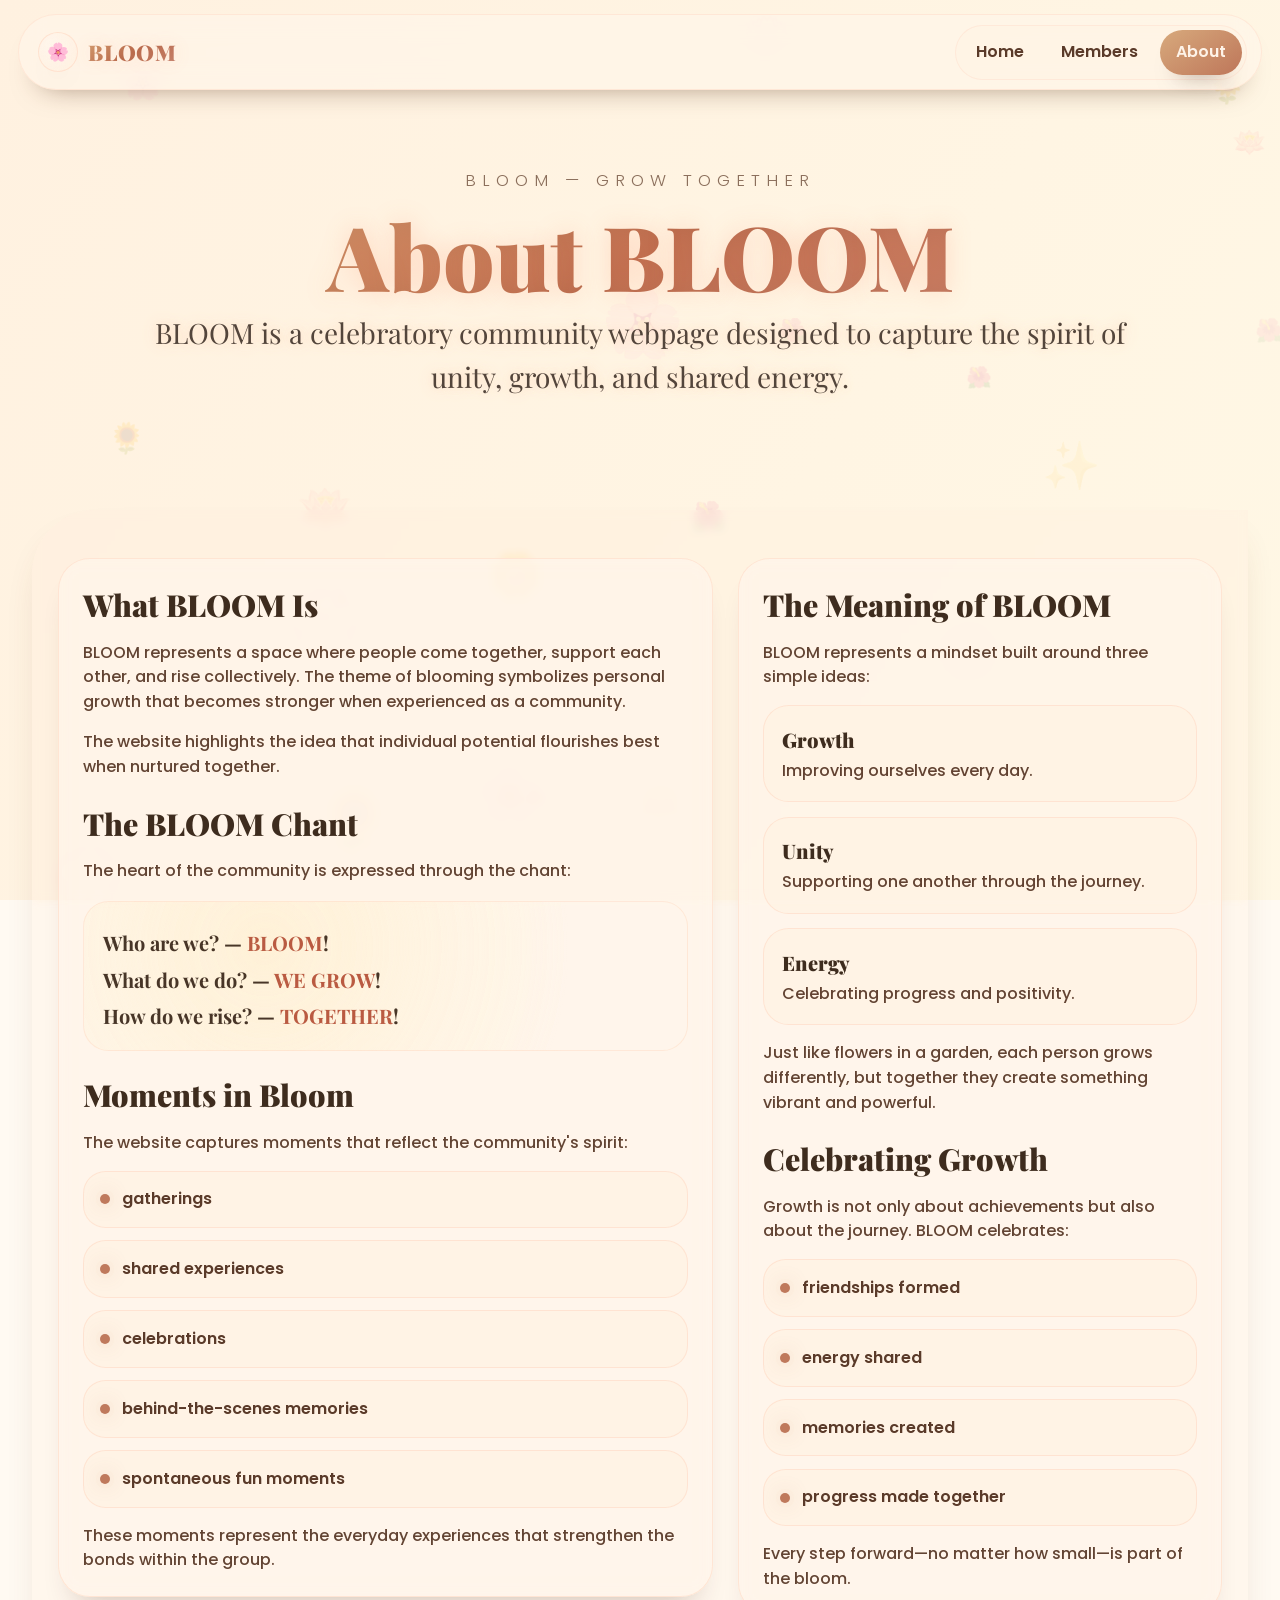
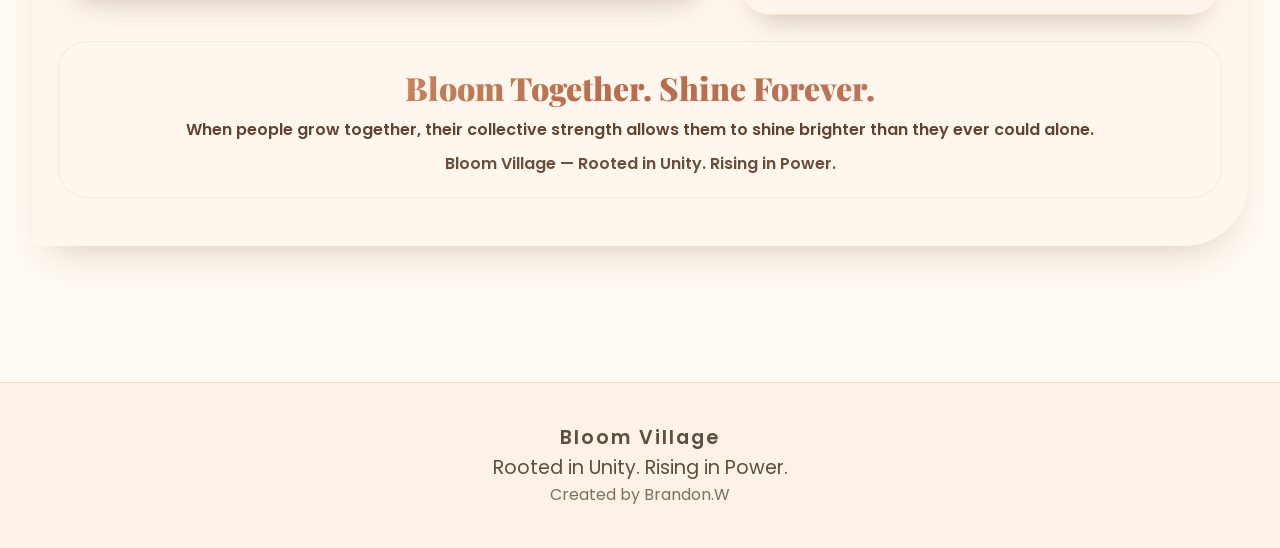
<file: about.html>
<!doctype html>
<html lang="en" id="top">
  <head>
    <meta charset="UTF-8" />
    <meta name="viewport" content="width=device-width, initial-scale=1.0" />
    <meta name="description" content="About BLOOM — unity, growth, and shared energy." />
    <title>BLOOM · about</title>

    <link rel="preconnect" href="https://fonts.googleapis.com" />
    <link rel="preconnect" href="https://fonts.gstatic.com" crossorigin />
    <link
      href="https://fonts.googleapis.com/css2?family=Playfair+Display:wght@400;700;900&family=Poppins:wght@300;400;500;600&display=swap"
      rel="stylesheet"
    />
    <link rel="icon" type="image/png" href="assets/images/favicon.png" />
    <link rel="stylesheet" href="style.css" />
  </head>

  <body>
    <a class="skip-link" href="#main">Skip to content</a>

    <div class="gradient-bg"></div>
    <div class="petal-container" id="petalContainer"></div>

    <header class="site-header">
      <nav class="nav" aria-label="Primary">
        <a class="brand" href="index.html" aria-label="BLOOM home">
          <span class="brand-mark" aria-hidden="true">🌸</span>
          <span class="brand-name">BLOOM</span>
        </a>

        <button
          class="nav-toggle"
          id="navToggle"
          type="button"
          aria-expanded="false"
          aria-controls="navDrawer"
        >
          ☰ <span style="font-weight: 700">Menu</span>
        </button>

        <div class="nav-links" aria-label="Primary links">
          <a class="nav-link" href="index.html">Home</a>
          <a class="nav-link" href="members.html">Members</a>
          <a class="nav-link is-active" href="about.html">About</a>
        </div>
      </nav>

      <div class="nav-drawer" id="navDrawer" aria-label="Mobile menu">
        <a href="index.html">Home</a>
        <a href="members.html">Members</a>
        <a class="is-active" href="about.html">About</a>
      </div>
    </header>

    <div class="content">
      <main id="main">
        <section class="page-hero">
          <div class="small-label">BLOOM — Grow Together</div>
          <h1 class="page-title">About BLOOM</h1>
          <p class="page-subtitle">
            BLOOM is a celebratory community webpage designed to capture the spirit of unity,
            growth, and shared energy.
          </p>
        </section>

        <section>
          <div class="about-wrap">
            <div class="about-grid">
              <article class="card">
                <h2>What BLOOM Is</h2>
                <p>
                  BLOOM represents a space where people come together, support each other, and rise
                  collectively. The theme of blooming symbolizes personal growth that becomes
                  stronger when experienced as a community.
                </p>
                <p>
                  The website highlights the idea that individual potential flourishes best when
                  nurtured together.
                </p>

                <h2 style="margin-top: 1.25rem">The BLOOM Chant</h2>
                <p>The heart of the community is expressed through the chant:</p>

                <div class="chant" aria-label="BLOOM chant">
                  <p>Who are we? — <span class="highlight">BLOOM</span>!</p>
                  <p>What do we do? — <span class="highlight">WE GROW</span>!</p>
                  <p>How do we rise? — <span class="highlight">TOGETHER</span>!</p>
                </div>

                <h2 style="margin-top: 1.25rem">Moments in Bloom</h2>
                <p>The website captures moments that reflect the community's spirit:</p>

                <div class="moments" aria-label="Moments in Bloom list">
                  <div class="moment"><span class="dot" aria-hidden="true"></span> gatherings</div>
                  <div class="moment">
                    <span class="dot" aria-hidden="true"></span> shared experiences
                  </div>
                  <div class="moment">
                    <span class="dot" aria-hidden="true"></span> celebrations
                  </div>
                  <div class="moment">
                    <span class="dot" aria-hidden="true"></span> behind-the-scenes memories
                  </div>
                  <div class="moment">
                    <span class="dot" aria-hidden="true"></span> spontaneous fun moments
                  </div>
                </div>

                <p style="margin-top: 1rem">
                  These moments represent the everyday experiences that strengthen the bonds within
                  the group.
                </p>
              </article>

              <aside class="card">
                <h2>The Meaning of BLOOM</h2>
                <p>BLOOM represents a mindset built around three simple ideas:</p>

                <div class="pill-list" aria-label="BLOOM meaning list">
                  <div class="pill-item">
                    <strong>Growth</strong>
                    <span>Improving ourselves every day.</span>
                  </div>
                  <div class="pill-item">
                    <strong>Unity</strong>
                    <span>Supporting one another through the journey.</span>
                  </div>
                  <div class="pill-item">
                    <strong>Energy</strong>
                    <span>Celebrating progress and positivity.</span>
                  </div>
                </div>

                <p style="margin-top: 1rem">
                  Just like flowers in a garden, each person grows differently, but together they
                  create something vibrant and powerful.
                </p>

                <h2 style="margin-top: 1.25rem">Celebrating Growth</h2>
                <p>
                  Growth is not only about achievements but also about the journey. BLOOM
                  celebrates:
                </p>

                <div class="moments" aria-label="Celebrating Growth list">
                  <div class="moment">
                    <span class="dot" aria-hidden="true"></span> friendships formed
                  </div>
                  <div class="moment">
                    <span class="dot" aria-hidden="true"></span> energy shared
                  </div>
                  <div class="moment">
                    <span class="dot" aria-hidden="true"></span> memories created
                  </div>
                  <div class="moment">
                    <span class="dot" aria-hidden="true"></span> progress made together
                  </div>
                </div>

                <p style="margin-top: 1rem">
                  Every step forward—no matter how small—is part of the bloom.
                </p>
              </aside>
            </div>

            <div class="closing" aria-label="Closing message">
              <h3>Bloom Together. Shine Forever.</h3>
              <p>
                When people grow together, their collective strength allows them to shine brighter
                than they ever could alone.
              </p>
              <p style="margin-top: 0.55rem; opacity: 0.9">
                Bloom Village — Rooted in Unity. Rising in Power.
              </p>
            </div>
          </div>
        </section>

        <footer>
          <p>Bloom Village</p>
          <p>Rooted in Unity. Rising in Power.</p>
          <p>Created by Brandon.W</p>
        </footer>
      </main>
    </div>

    <script src="script.js"></script>
  </body>
</html>
</file>
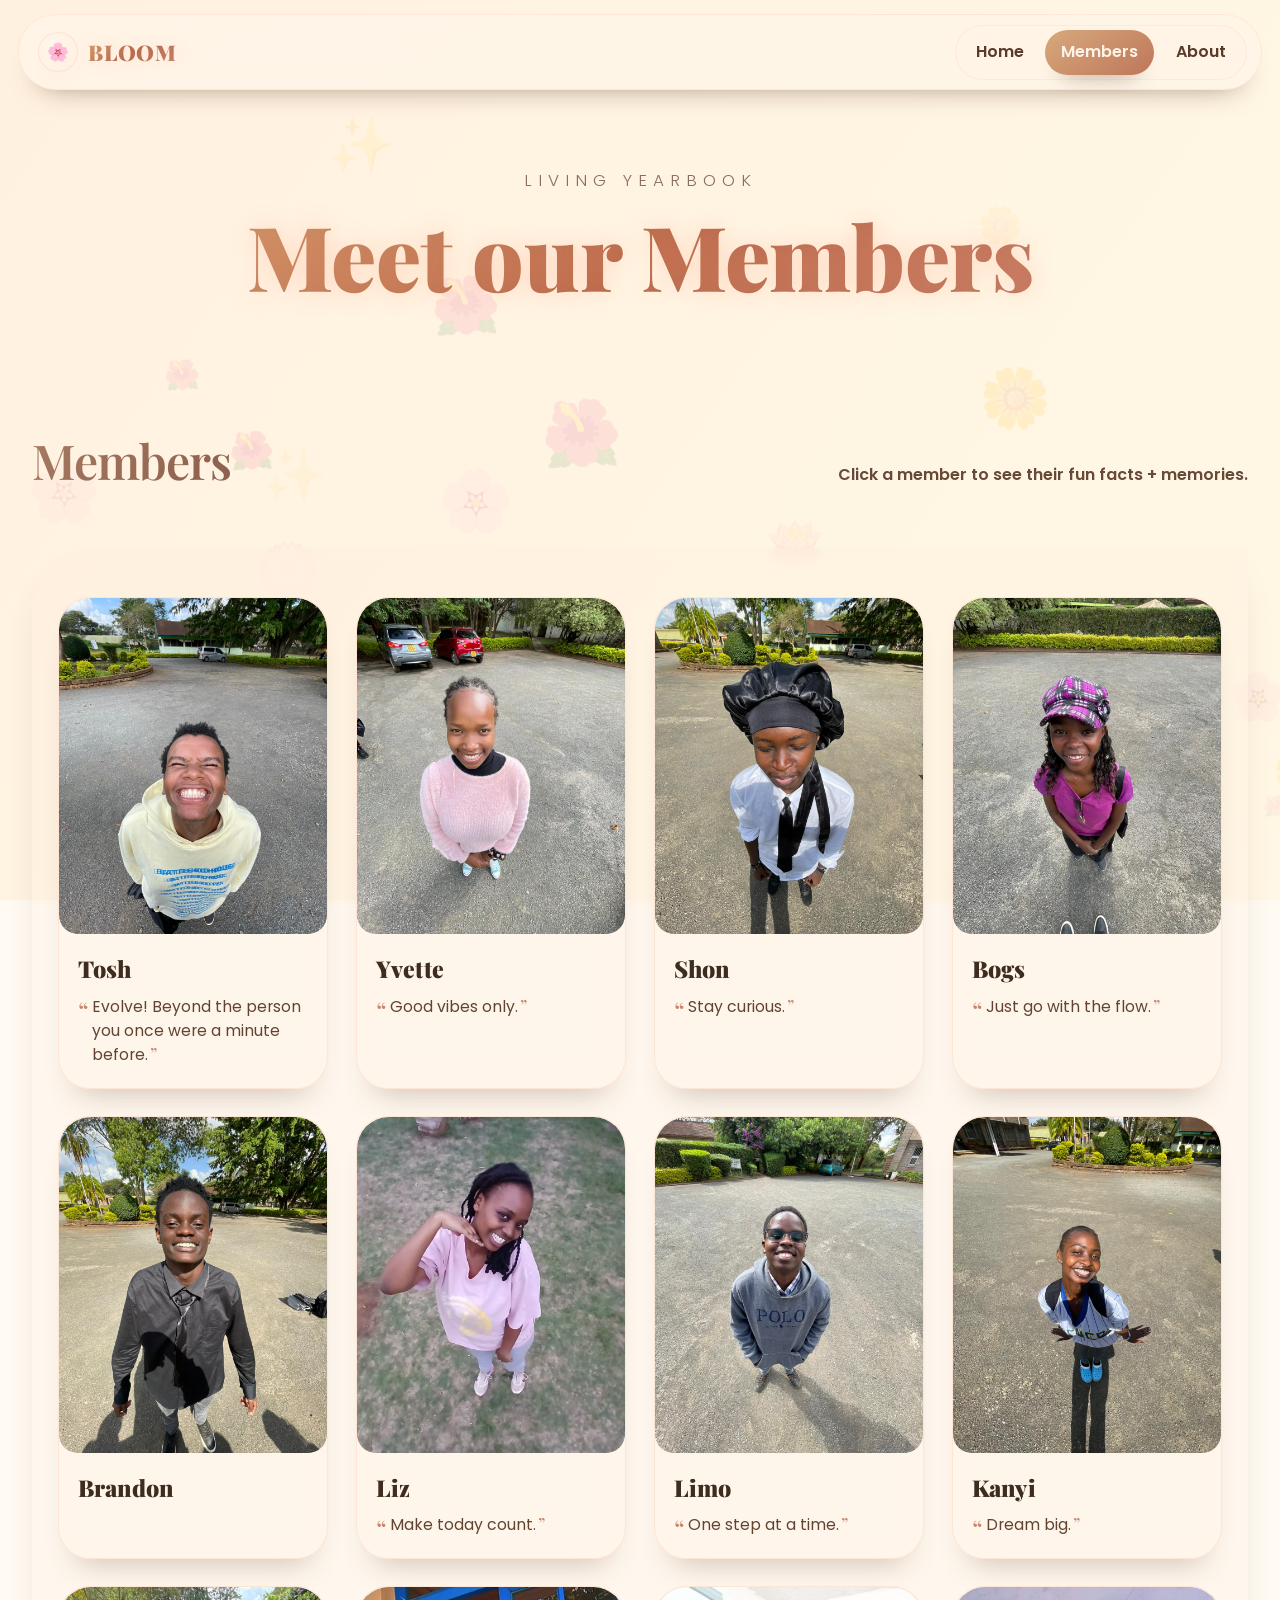
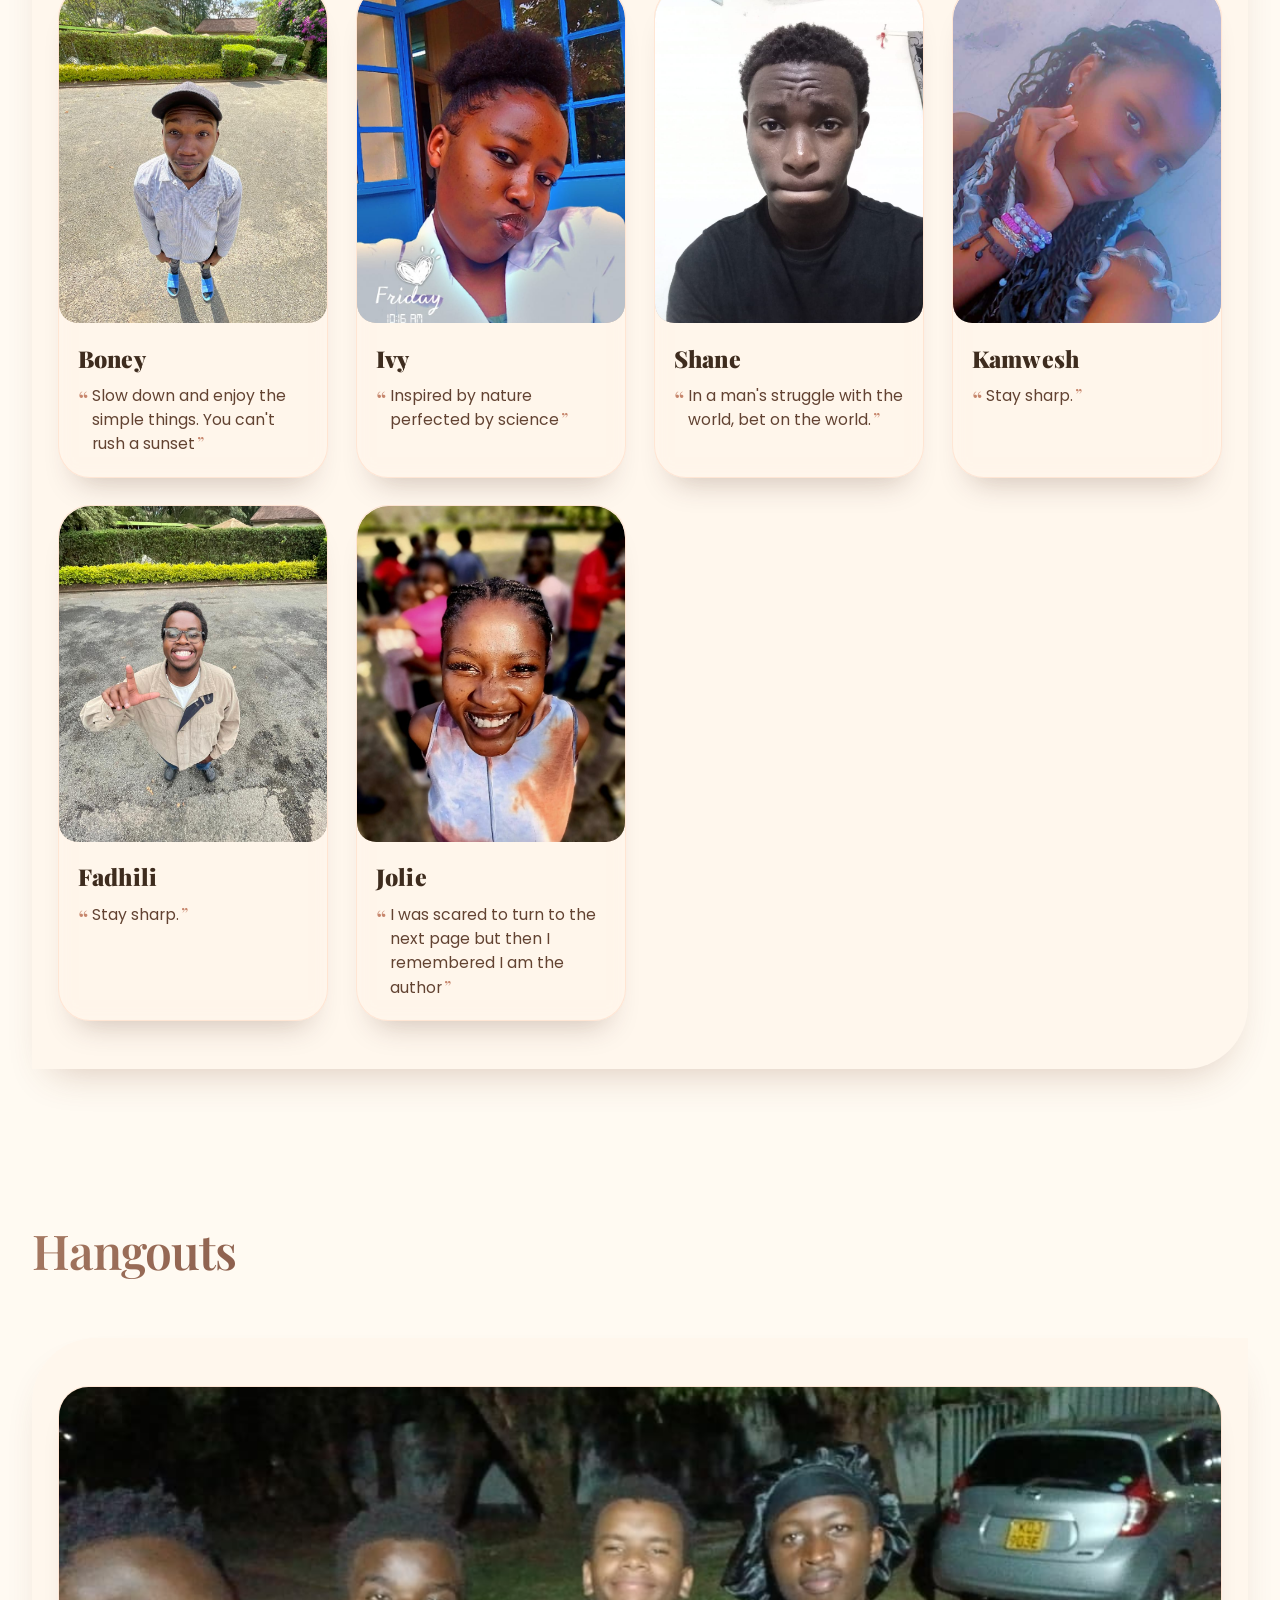
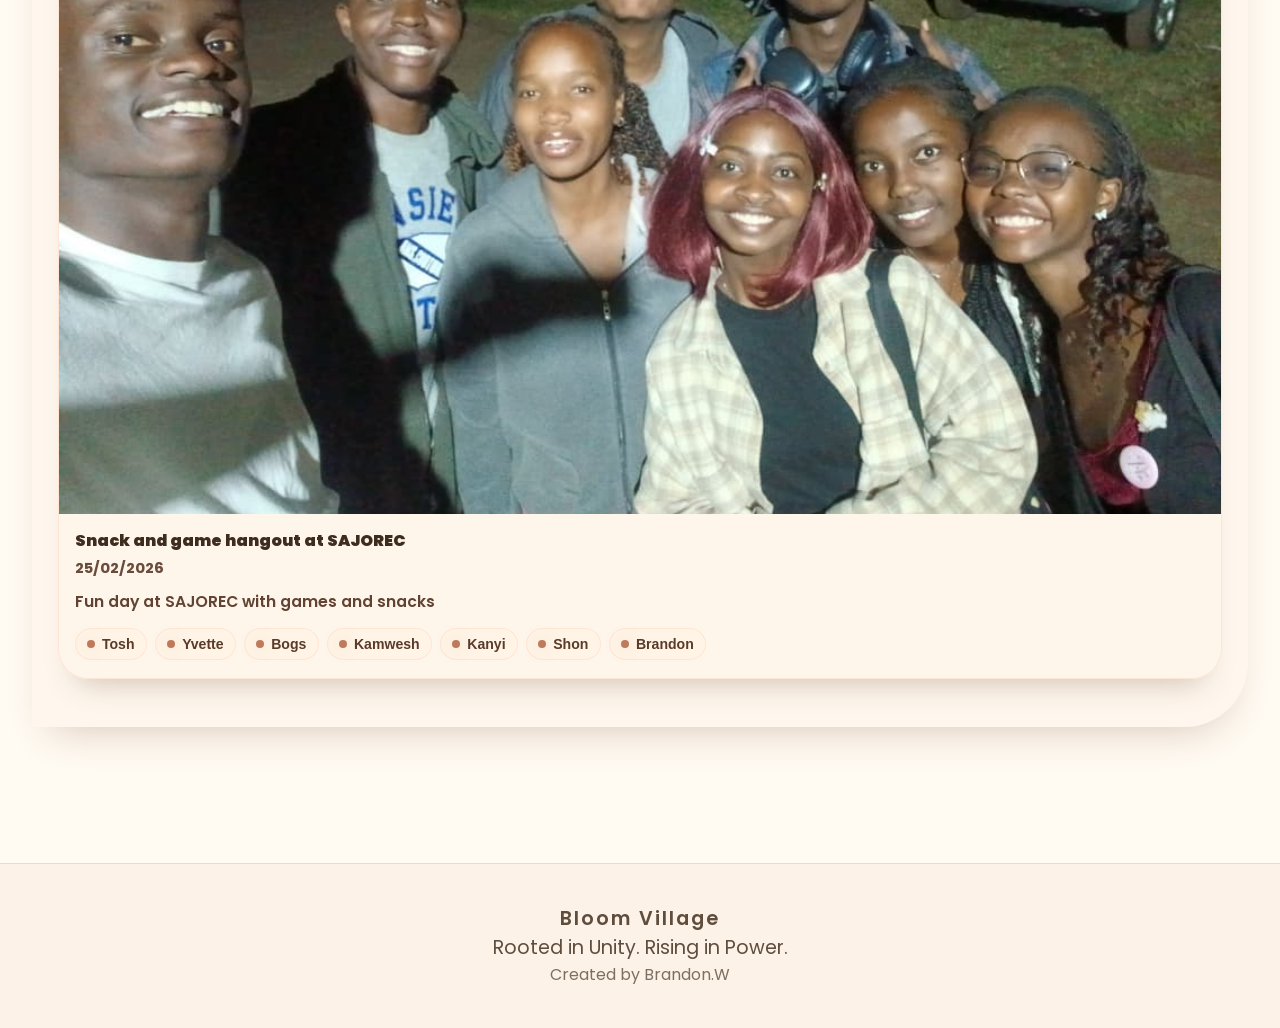
<file: members.html>
<!doctype html>
<html lang="en" id="top">
  <head>
    <meta charset="UTF-8" />
    <meta name="viewport" content="width=device-width, initial-scale=1.0" />
    <meta
      name="description"
      content="BLOOM Members — a living yearbook where hangouts create memories, and profiles collect them."
    />
    <title>BLOOM · members</title>

    <link rel="preconnect" href="https://fonts.googleapis.com" />
    <link rel="preconnect" href="https://fonts.gstatic.com" crossorigin />
    <link
      href="https://fonts.googleapis.com/css2?family=Playfair+Display:wght@400;700;900&family=Poppins:wght@300;400;500;600&display=swap"
      rel="stylesheet"
    />
    <link rel="icon" type="image/png" href="assets/images/favicon.png" />
    <link rel="stylesheet" href="style.css" />
  </head>

  <body>
    <a class="skip-link" href="#main">Skip to content</a>

    <div class="gradient-bg"></div>
    <div class="petal-container" id="petalContainer"></div>

    <header class="site-header">
      <nav class="nav" aria-label="Primary">
        <a class="brand" href="index.html" aria-label="BLOOM home">
          <span class="brand-mark" aria-hidden="true">🌸</span>
          <span class="brand-name">BLOOM</span>
        </a>

        <button
          class="nav-toggle"
          id="navToggle"
          type="button"
          aria-expanded="false"
          aria-controls="navDrawer"
        >
          ☰ <span style="font-weight: 700">Menu</span>
        </button>

        <div class="nav-links" aria-label="Primary links">
          <a class="nav-link" href="index.html">Home</a>
          <a class="nav-link is-active" href="members.html">Members</a>
          <a class="nav-link" href="about.html">About</a>
        </div>
      </nav>

      <div class="nav-drawer" id="navDrawer" aria-label="Mobile menu">
        <a href="index.html">Home</a>
        <a class="is-active" href="members.html">Members</a>
        <a href="about.html">About</a>
      </div>
    </header>

    <div class="content">
      <main id="main">
        <section class="page-hero">
          <div class="small-label">LIVING YEARBOOK</div>
          <h1 class="page-title">Meet our Members</h1>
        </section>

        <section>
          <div class="section-head">
            <h2 class="section-title">Members</h2>
            <p class="section-note">Click a member to see their fun facts + memories.</p>
          </div>
          <div class="wrap">
            <div class="yearbook-grid" id="yearbookGrid" aria-label="Members yearbook grid"></div>
          </div>
        </section>

        <section>
          <div class="section-head">
            <h2 class="section-title">Hangouts</h2>
          </div>
          <div class="wrap">
            <div class="hangouts-grid" id="hangoutsGrid" aria-label="Hangouts grid"></div>
          </div>
        </section>

        <footer>
          <p>Bloom Village</p>
          <p>Rooted in Unity. Rising in Power.</p>
          <p>Created by Brandon.W</p>
        </footer>
      </main>
    </div>

    <!-- Member Profile Modal -->
    <div class="modal" id="profileModal" aria-hidden="true">
      <div class="modal-inner" role="dialog" aria-modal="true" aria-label="Member profile">
        <button class="modal-close" id="profileClose" type="button" aria-label="Close profile">
          ×
        </button>

        <div class="modal-body">
          <div class="profile-photo">
            <img id="profileImg" alt="" />
          </div>

          <aside class="profile-card">
            <div class="profile-name" id="profileName">Member</div>
            <div class="profile-quote" id="profileQuote"></div>
            <div class="facts" id="factsGrid" aria-label="Fun facts"></div>
          </aside>

          <section class="moments-section" aria-label="Memories derived from hangouts">
            <div class="moments-title">Memories</div>
            <div class="moments-sub" id="momentsSub">
              Memories from hangouts you were tagged in.
            </div>
            <div class="moments-strip" id="momentsStrip"></div>
          </section>
        </div>
      </div>
    </div>

    <!-- Hangout Modal -->
    <div class="hmodal" id="hangoutModal" aria-hidden="true">
      <div class="hmodal-inner" role="dialog" aria-modal="true" aria-label="Hangout details">
        <button class="hmodal-close" id="hangoutClose" type="button" aria-label="Close hangout">
          ×
        </button>

        <div class="hmodal-body">
          <div class="hmodal-head">
            <div class="hmodal-title" id="hangoutTitle">Hangout</div>
            <div class="hmodal-date" id="hangoutDate">—</div>
            <div class="hmodal-caption" id="hangoutCaption"></div>
          </div>

          <div class="hmodal-row">
            <div class="hphotos" aria-label="Hangout media">
              <div class="hstrip" id="hangoutPhotos"></div>
            </div>

            <div class="hpeople" aria-label="Tagged members">
              <h3>Tagged</h3>
              <div class="chips" id="hangoutPeople"></div>
            </div>
          </div>
        </div>
      </div>
    </div>

    <!-- Media Lightbox (Photo or Video) -->
    <div class="media-lightbox" id="mediaLightbox" aria-hidden="true">
      <div class="media-inner" role="dialog" aria-modal="true" aria-label="Media preview">
        <button class="media-close" id="mediaClose" type="button" aria-label="Close media">
          ×
        </button>
        <div class="media-view" id="mediaView"></div>
        <div class="media-cap" id="mediaCap"></div>
      </div>
    </div>

    <script src="script.js"></script>
  </body>
</html>
</file>
<file: style.css>
:root {
  --ink: #2e2a28;
  --ink-soft: #4a3b32;
  --brand-a: #d4a373;
  --brand-b: #b86b4d;
  --brand-c: #c4826e;
  --glass: rgba(255, 245, 235, 0.62);
  --stroke: rgba(255, 220, 200, 0.55);
  --shadow: 0 20px 35px -18px rgba(70, 40, 20, 0.35);
  --nav-h: 76px;
}

* {
  margin: 0;
  padding: 0;
  box-sizing: border-box;
}

html {
  scroll-behavior: smooth;
  overflow-x: hidden;
}

body {
  font-family: "Poppins", sans-serif;
  background: #fffaf2;
  color: var(--ink);
  line-height: 1.55;
  overflow-x: hidden;
  opacity: 0;
  animation: bodyFadeIn 1.2s cubic-bezier(0.23, 1, 0.32, 1) forwards;
}

@keyframes bodyFadeIn {
  to {
    opacity: 1;
  }
}

body.nav-open,
body.modal-open {
  overflow: hidden;
}

main {
  display: block;
}

section {
  max-width: 1300px;
  margin: 0 auto;
  padding: 4.5rem 2rem;
}

.content {
  position: relative;
  z-index: 5;
  padding-top: calc(var(--nav-h) + 2.2rem);
}

/* ---------- ACCESSIBILITY ---------- */
.skip-link {
  position: absolute;
  left: -999px;
  top: 10px;
  z-index: 10001;
  padding: 0.7rem 1rem;
  border-radius: 999px;
  background: rgba(255, 245, 235, 0.95);
  border: 1px solid rgba(255, 220, 200, 0.8);
  color: var(--ink);
  box-shadow: var(--shadow);
  text-decoration: none;
  font-weight: 600;
}

.skip-link:focus {
  left: 12px;
}

/* ---------- SHARED FOCUS ---------- */
.nav-link:focus-visible,
.nav-toggle:focus-visible,
.lightbox-close:focus-visible,
.celebration-close:focus-visible,
.celebration-action:focus-visible,
.celebration-secondary:focus-visible,
.play-overlay:focus-visible,
.member-card:focus-visible,
.hangout-card:focus-visible,
.modal-close:focus-visible,
.hmodal-close:focus-visible,
.moment-card:focus-visible,
.media-close:focus-visible {
  outline: 3px solid rgba(255, 170, 122, 0.95);
  outline-offset: 2px;
}

/* ---------- NAVBAR ---------- */
.site-header {
  position: fixed;
  top: 0;
  left: 0;
  right: 0;
  z-index: 9998;
  padding: 0.9rem 1.1rem;
  pointer-events: auto;
}

.nav {
  max-width: 1300px;
  margin: 0 auto;
  height: var(--nav-h);
  display: flex;
  align-items: center;
  justify-content: space-between;
  gap: 1rem;
  background: var(--glass);
  backdrop-filter: blur(12px);
  border: 1px solid var(--stroke);
  border-radius: 999px;
  padding: 0.65rem 0.9rem 0.65rem 1.2rem;
  box-shadow: 0 18px 28px -22px rgba(80, 45, 20, 0.55);
}

.brand {
  display: inline-flex;
  align-items: center;
  gap: 0.65rem;
  text-decoration: none;
  white-space: nowrap;
}

.brand-mark {
  width: 40px;
  height: 40px;
  border-radius: 999px;
  display: grid;
  place-items: center;
  background: radial-gradient(
    circle at 30% 30%,
    rgba(255, 245, 235, 0.9),
    rgba(255, 235, 215, 0.4)
  );
  border: 1px solid rgba(255, 220, 200, 0.75);
  box-shadow: 0 16px 22px -18px rgba(70, 35, 15, 0.5);
  font-size: 1.1rem;
}

.brand-name {
  font-family: "Playfair Display", serif;
  font-weight: 900;
  letter-spacing: 0.02em;
  font-size: 1.35rem;
  background: linear-gradient(145deg, var(--brand-a), var(--brand-b), var(--brand-c));
  -webkit-background-clip: text;
  background-clip: text;
  color: transparent;
  text-shadow: 0 0 18px rgba(255, 140, 100, 0.18);
}

.nav-links {
  display: flex;
  align-items: center;
  gap: 0.35rem;
  padding: 0.25rem;
  border-radius: 999px;
  background: rgba(255, 240, 225, 0.35);
  border: 1px solid rgba(255, 220, 200, 0.45);
}

.nav-link {
  text-decoration: none;
  color: #5a3a29;
  font-weight: 600;
  padding: 0.65rem 1rem;
  border-radius: 999px;
  transition:
    transform 0.25s ease,
    background 0.25s ease,
    box-shadow 0.25s ease;
  outline: none;
}

.nav-link:hover {
  transform: translateY(-1px);
  background: rgba(255, 240, 220, 0.75);
  box-shadow: 0 16px 20px -18px rgba(70, 35, 15, 0.55);
}

.nav-link.is-active {
  background: linear-gradient(145deg, rgba(212, 163, 115, 0.92), rgba(184, 107, 77, 0.92));
  color: rgba(255, 245, 235, 0.98);
  box-shadow: 0 16px 22px -18px rgba(50, 20, 10, 0.6);
}

.nav-toggle {
  display: none;
  border: 1px solid rgba(255, 220, 200, 0.65);
  background: rgba(255, 245, 235, 0.75);
  backdrop-filter: blur(10px);
  color: #5a3a29;
  border-radius: 999px;
  padding: 0.65rem 0.9rem;
  font-weight: 700;
  cursor: pointer;
  box-shadow: 0 16px 20px -18px rgba(70, 35, 15, 0.5);
}

.nav-drawer {
  display: none;
  position: fixed;
  top: calc(0.9rem + var(--nav-h) + 0.75rem);
  left: 1.1rem;
  right: 1.1rem;
  z-index: 9999;
  background: rgba(255, 245, 235, 0.88);
  backdrop-filter: blur(14px);
  border: 1px solid rgba(255, 220, 200, 0.7);
  border-radius: 1.5rem;
  box-shadow: 0 28px 45px -28px rgba(50, 25, 10, 0.6);
  padding: 0.6rem;
  pointer-events: auto;
}

.nav-drawer.open {
  display: block;
}

.nav-drawer a {
  display: block;
  padding: 0.9rem 1rem;
  border-radius: 1.1rem;
  color: #5a3a29;
  font-weight: 700;
  text-decoration: none;
}

.nav-drawer a:hover {
  background: rgba(255, 235, 215, 0.75);
}

.nav-drawer a.is-active {
  background: linear-gradient(145deg, rgba(212, 163, 115, 0.92), rgba(184, 107, 77, 0.92));
  color: rgba(255, 245, 235, 0.98);
}

/* ---------- BACKGROUND ---------- */
.gradient-bg {
  position: fixed;
  inset: 0;
  width: 100%;
  height: 100%;
  background: linear-gradient(125deg, #fff1e0 0%, #fff9e6 40%, #ffe6e9 80%, #fff1dd 100%);
  background-size: 300% 300%;
  animation: softGradientShift 16s ease infinite;
  z-index: -2;
  pointer-events: none;
}

@keyframes softGradientShift {
  0% {
    background-position: 0% 50%;
  }
  50% {
    background-position: 100% 50%;
  }
  100% {
    background-position: 0% 50%;
  }
}

.petal-container {
  position: fixed;
  inset: 0;
  width: 100%;
  height: 100%;
  pointer-events: none;
  z-index: -1;
  overflow: hidden;
  will-change: transform;
}

.petal {
  position: absolute;
  color: rgba(255, 200, 200, 0.25);
  font-size: clamp(1.2rem, 6vw, 3.5rem);
  user-select: none;
  animation: floatPetals 20s linear infinite;
  opacity: 0.5;
  transform-origin: center;
  will-change: transform, opacity;
}

@keyframes floatPetals {
  0% {
    transform: translateY(110vh) rotate(0deg) scale(0.8);
    opacity: 0.2;
  }
  50% {
    opacity: 0.5;
  }
  100% {
    transform: translateY(-20vh) rotate(360deg) scale(1.2);
    opacity: 0;
  }
}

/* ---------- SHARED TYPOGRAPHY / LAYOUT ---------- */
.small-label {
  font-size: 1.05rem;
  letter-spacing: 6px;
  text-transform: uppercase;
  color: #8b6f5c;
  font-weight: 300;
  margin-bottom: 0.9rem;
}

.section-title {
  font-size: 3rem;
  font-family: "Playfair Display", serif;
  font-weight: 600;
  margin-bottom: 2rem;
  letter-spacing: -0.02em;
  background: linear-gradient(135deg, #a87b64, #8b5e4c);
  -webkit-background-clip: text;
  background-clip: text;
  color: transparent;
}

.page-hero {
  padding-top: 3.5rem;
  padding-bottom: 2.5rem;
  text-align: center;
}

.page-title {
  font-family: "Playfair Display", serif;
  font-size: clamp(3rem, 7vw, 5.6rem);
  font-weight: 900;
  line-height: 1.05;
  background: linear-gradient(145deg, var(--brand-a), var(--brand-b), var(--brand-c));
  -webkit-background-clip: text;
  background-clip: text;
  color: transparent;
  text-shadow: 0 0 24px rgba(255, 140, 100, 0.25);
  margin-bottom: 0.6rem;
}

.page-subtitle {
  font-family: "Playfair Display", serif;
  font-size: clamp(1.15rem, 2.4vw, 1.75rem);
  font-weight: 400;
  color: var(--ink-soft);
  text-shadow:
    0 0 10px #ffe1c6,
    0 0 18px #ffdbc5;
  opacity: 0.95;
  max-width: 980px;
  margin: 0 auto;
}

/* ---------- INDEX PAGE ---------- */
.hero-section {
  min-height: calc(100vh - (var(--nav-h) + 2.2rem));
  display: flex;
  align-items: center;
  justify-content: center;
  text-align: center;
  padding: 2rem;
}

.hero-content {
  max-width: 1000px;
  animation: slideUpFade 1.2s ease-out;
  will-change: transform;
}

@keyframes slideUpFade {
  0% {
    opacity: 0;
    transform: translateY(40px);
  }
  100% {
    opacity: 1;
    transform: translateY(0);
  }
}

.main-title {
  font-family: "Playfair Display", serif;
  font-size: clamp(5rem, 20vw, 12rem);
  font-weight: 900;
  line-height: 1;
  background: linear-gradient(145deg, var(--brand-a), var(--brand-b), var(--brand-c));
  -webkit-background-clip: text;
  background-clip: text;
  color: transparent;
  text-shadow: 0 0 30px rgba(255, 140, 100, 0.3);
  margin-bottom: 1rem;
}

.glowing-sub {
  font-size: clamp(1.5rem, 4vw, 2.6rem);
  font-weight: 300;
  font-family: "Playfair Display", serif;
  color: var(--ink-soft);
  text-shadow:
    0 0 10px #ffc6a0,
    0 0 20px #ffdbc5;
  animation: softGlowPulse 3s infinite ease-in-out;
}

@keyframes softGlowPulse {
  0% {
    text-shadow:
      0 0 8px #ffe1c6,
      0 0 18px #ffb58a;
  }
  50% {
    text-shadow:
      0 0 18px #ffb58a,
      0 0 35px #ff9f6e;
  }
  100% {
    text-shadow:
      0 0 8px #ffe1c6,
      0 0 18px #ffb58a;
  }
}

.scroll-indicator {
  margin-top: 4rem;
  animation: bounceArrow 2.2s infinite;
}

.scroll-arrow {
  width: 36px;
  height: 64px;
  border: 2px solid #b28b7a;
  border-radius: 30px;
  display: inline-flex;
  justify-content: center;
  padding-top: 12px;
}

.scroll-arrow span {
  width: 6px;
  height: 12px;
  background: #b28b7a;
  border-radius: 8px;
  animation: scrollPulse 1.8s infinite;
}

@keyframes bounceArrow {
  0%,
  100% {
    transform: translateY(0);
  }
  50% {
    transform: translateY(10px);
  }
}

@keyframes scrollPulse {
  0% {
    opacity: 1;
    transform: translateY(0);
  }
  50% {
    opacity: 0.2;
    transform: translateY(10px);
  }
  100% {
    opacity: 1;
    transform: translateY(0);
  }
}

/* ---------- CHANT ---------- */
.chant-section {
  background: rgba(255, 235, 220, 0.2);
  backdrop-filter: blur(4px);
  border-radius: 4rem 0 4rem 0;
  margin: 4rem auto;
  padding: 4rem 2rem;
  text-align: center;
  box-shadow: 0 20px 40px -20px rgba(120, 70, 40, 0.3);
}

.chant-line {
  font-size: clamp(2rem, 7vw, 4rem);
  font-weight: 500;
  font-family: "Playfair Display", serif;
  opacity: 0;
  transform: translateY(30px);
  transition:
    opacity 0.8s ease,
    transform 0.8s ease;
  margin: 1.2rem 0;
  background: radial-gradient(circle at 30% 30%, rgba(255, 240, 210, 0.8), transparent 70%);
  padding: 0.6rem;
}

.chant-line.in-view {
  opacity: 1;
  transform: translateY(0);
}

.bounce-word {
  display: inline-block;
  animation: bounceGentle 3s infinite;
  font-weight: 700;
  color: #b6533a;
}

@keyframes bounceGentle {
  0%,
  100% {
    transform: translateY(0);
  }
  50% {
    transform: translateY(-6px);
  }
}

/* ---------- REVEAL ---------- */
.fade-on-scroll {
  opacity: 0;
  transform: translateY(30px);
  transition:
    opacity 0.7s ease,
    transform 0.7s ease;
}

.fade-on-scroll.in-view {
  opacity: 1;
  transform: translateY(0);
}

/* ---------- VIDEOS ---------- */
.video-showcase {
  display: grid;
  grid-template-columns: minmax(0, 1.35fr) minmax(280px, 1fr);
  gap: 2rem;
  margin: 3rem 0;
  align-items: start;
}

.video-grid {
  display: grid;
  gap: 1.2rem;
}

.video-item {
  display: grid;
  gap: 0.55rem;
}

.video-card {
  background: rgba(230, 210, 190, 0.3);
  backdrop-filter: blur(5px);
  border-radius: 2rem;
  aspect-ratio: 16 / 9;
  position: relative;
  overflow: hidden;
  box-shadow: 0 20px 30px -10px rgba(70, 40, 20, 0.2);
  transition:
    transform 0.3s cubic-bezier(0.2, 0.9, 0.3, 1),
    box-shadow 0.4s;
  border: 1px solid rgba(255, 220, 200, 0.5);
}

.video-card:hover {
  transform: scale(1.01);
  box-shadow: 0 30px 40px -8px rgba(150, 80, 40, 0.3);
}

.video-card video {
  position: absolute;
  inset: 0;
  width: 100%;
  height: 100%;
  border: 0;
  border-radius: inherit;
  object-fit: contain;
  background: rgba(0, 0, 0, 0.08);
}

.video-caption {
  background: rgba(255, 235, 215, 0.72);
  backdrop-filter: blur(8px);
  padding: 0.65rem 0.9rem;
  font-weight: 600;
  color: #3e2c1e;
  text-align: center;
  border-radius: 999px;
  font-size: 0.98rem;
}

.featured-video .video-caption {
  width: fit-content;
  max-width: min(460px, 96%);
  margin-inline: auto;
  padding-inline: 1.2rem;
  border-radius: 1.2rem;
}

.play-overlay {
  position: absolute;
  inset: 0;
  z-index: 5;
  display: grid;
  place-items: center;
  border: 0;
  padding: 0;
  cursor: pointer;
  width: 100%;
  height: 100%;
  color: #3e2c1e;
  background: radial-gradient(
    circle at 30% 30%,
    rgba(255, 255, 255, 0.55),
    rgba(255, 240, 225, 0.22) 55%,
    rgba(255, 235, 215, 0.12) 100%
  );
  backdrop-filter: blur(4px);
  transition:
    opacity 0.25s ease,
    transform 0.25s ease;
}

.play-overlay-inner {
  display: grid;
  gap: 0.7rem;
  justify-items: center;
  padding: 1rem 1.15rem;
  border-radius: 1.3rem;
  background: rgba(255, 245, 235, 0.55);
  box-shadow: 0 18px 25px -18px rgba(50, 25, 10, 0.35);
  border: 1px solid rgba(255, 220, 200, 0.6);
  transform: translateY(0);
  transition: transform 0.25s ease;
}

.video-card:hover .play-overlay-inner {
  transform: translateY(-2px);
}

.play-icon {
  width: 68px;
  height: 68px;
  border-radius: 999px;
  display: grid;
  place-items: center;
  font-size: 2.1rem;
  color: rgba(255, 245, 235, 0.95);
  background: linear-gradient(145deg, rgba(212, 163, 115, 0.95), rgba(184, 107, 77, 0.95));
  box-shadow: 0 16px 22px -14px rgba(50, 20, 10, 0.6);
}

.play-hint {
  font-family: "Playfair Display", serif;
  font-size: 1.15rem;
  letter-spacing: 0.02em;
}

.video-card.is-playing .play-overlay {
  opacity: 0;
  pointer-events: none;
}

/* ---------- GALLERY ---------- */
.gallery-grid {
  display: grid;
  grid-template-columns: repeat(auto-fit, minmax(260px, 1fr));
  gap: 2rem;
  margin-top: 3rem;
}

.photo-item {
  aspect-ratio: 1 / 1.1;
  border-radius: 2rem;
  position: relative;
  overflow: hidden;
  box-shadow: 0 20px 25px -15px rgba(80, 50, 30, 0.3);
  transition:
    transform 0.6s cubic-bezier(0.2, 0.8, 0.3, 1),
    box-shadow 0.4s;
  background-image: linear-gradient(145deg, #e7d6c5, #cfb8a8);
  cursor: zoom-in;
}

.photo-item:hover {
  transform: scale(1.02);
  box-shadow: 0 35px 40px -15px #b47e62;
}

.photo-item img {
  position: absolute;
  inset: 0;
  width: 100%;
  height: 100%;
  object-fit: cover;
  opacity: 0;
  transition: opacity 0.5s ease;
}

.photo-item.has-img img {
  opacity: 1;
}

.photo-caption {
  position: absolute;
  bottom: 0;
  left: 0;
  right: 0;
  background: rgba(255, 240, 225, 0.82);
  backdrop-filter: blur(8px);
  padding: 1rem;
  transform: translateY(100%);
  transition: transform 0.4s ease;
  font-weight: 500;
  color: #4a3326;
  text-align: center;
  border-radius: 1.5rem 1.5rem 0 0;
  z-index: 2;
  pointer-events: none;
}

.photo-item:hover .photo-caption {
  transform: translateY(0);
}

/* ---------- LIGHTBOX ---------- */
.lightbox {
  position: fixed;
  inset: 0;
  z-index: 10000;
  display: none;
  align-items: center;
  justify-content: center;
  padding: 2rem;
  background: rgba(20, 12, 8, 0.62);
  backdrop-filter: blur(10px);
}

.lightbox.open {
  display: flex;
}

.lightbox-inner {
  position: relative;
  width: min(1100px, 92vw);
  max-height: 86vh;
  display: grid;
  gap: 1rem;
  justify-items: center;
}

.lightbox-img {
  width: 100%;
  max-height: 86vh;
  object-fit: contain;
  border-radius: 1.6rem;
  background: rgba(255, 245, 235, 0.18);
  box-shadow: 0 30px 60px -30px rgba(0, 0, 0, 0.65);
  border: 1px solid rgba(255, 220, 200, 0.25);
}

.lightbox-close {
  position: absolute;
  top: -0.6rem;
  right: -0.6rem;
  width: 46px;
  height: 46px;
  border-radius: 999px;
  border: 1px solid rgba(255, 220, 200, 0.35);
  background: rgba(255, 245, 235, 0.75);
  backdrop-filter: blur(10px);
  cursor: pointer;
  font-size: 1.4rem;
  line-height: 1;
  display: grid;
  place-items: center;
  box-shadow: 0 18px 25px -18px rgba(0, 0, 0, 0.6);
}

/* ---------- CELEBRATE BUTTON ---------- */
.celebrate-section {
  display: flex;
  justify-content: center;
  padding: 4rem 2rem;
}

.celebrate-btn {
  background: rgba(255, 235, 215, 0.6);
  backdrop-filter: blur(10px);
  border: 2px solid rgba(255, 190, 150, 0.6);
  font-size: 2rem;
  padding: 1.6rem 4rem;
  border-radius: 5rem;
  font-weight: 500;
  color: #633c28;
  cursor: pointer;
  transition: all 0.3s;
  box-shadow: 0 15px 25px -10px #ce9f86;
  font-family: "Playfair Display", serif;
  letter-spacing: 2px;
}

.celebrate-btn:hover {
  transform: scale(1.06);
  background: rgba(255, 240, 220, 0.8);
  border-color: #ffaa7a;
  box-shadow: 0 25px 35px -8px #bd7f60;
}

.celebrate-btn:active {
  transform: scale(0.98);
}

.bg-pulse {
  animation: glowPulse 0.9s 2;
}

@keyframes glowPulse {
  0% {
    backdrop-filter: blur(0px);
    background-color: rgba(255, 220, 180, 0.2);
  }
  50% {
    backdrop-filter: blur(8px);
    background-color: rgba(255, 200, 150, 0.6);
  }
  100% {
    backdrop-filter: blur(0px);
    background-color: rgba(255, 220, 180, 0.2);
  }
}

.confetti-flower {
  position: fixed;
  pointer-events: none;
  font-size: 2rem;
  z-index: 10020;
  animation: floatDown 4s linear forwards;
  will-change: transform, opacity;
}

@keyframes floatDown {
  0% {
    transform: translateY(-10vh) rotate(0deg);
    opacity: 1;
  }
  100% {
    transform: translateY(110vh) rotate(360deg);
    opacity: 0;
  }
}

/* ---------- CELEBRATION POPUP ---------- */
.celebration-modal {
  position: fixed;
  inset: 0;
  z-index: 10010;
  display: none;
  align-items: center;
  justify-content: center;
  padding: 1.4rem;
  background: rgba(20, 12, 8, 0.62);
  backdrop-filter: blur(12px);
}

.celebration-modal.open {
  display: flex;
}

.celebration-card {
  position: relative;
  width: min(900px, 96vw);
  max-height: 90vh;
  overflow: auto;
  border-radius: 2rem;
  padding: 1.2rem;
  background: rgba(255, 245, 235, 0.84);
  backdrop-filter: blur(16px);
  border: 1px solid rgba(255, 220, 200, 0.72);
  box-shadow: 0 40px 80px -50px rgba(0, 0, 0, 0.72);
}

.celebration-close {
  position: absolute;
  top: 0.85rem;
  right: 0.85rem;
  width: 46px;
  height: 46px;
  border-radius: 999px;
  border: 1px solid rgba(255, 220, 200, 0.35);
  background: rgba(255, 245, 235, 0.85);
  cursor: pointer;
  font-size: 1.5rem;
  line-height: 1;
  display: grid;
  place-items: center;
  box-shadow: 0 18px 25px -18px rgba(0, 0, 0, 0.6);
}

.celebration-badge {
  display: inline-flex;
  align-items: center;
  gap: 0.5rem;
  background: rgba(255, 240, 225, 0.7);
  border: 1px solid rgba(255, 220, 200, 0.7);
  color: #7a533e;
  font-weight: 700;
  font-size: 0.85rem;
  letter-spacing: 0.08em;
  text-transform: uppercase;
  border-radius: 999px;
  padding: 0.45rem 0.8rem;
  margin-bottom: 0.9rem;
}

.celebration-grid {
  display: grid;
  grid-template-columns: minmax(0, 0.95fr) minmax(0, 1.05fr);
  gap: 1.2rem;
  align-items: start;
}

.celebration-media {
  border-radius: 1.6rem;
  overflow: hidden;
  min-height: 280px;
  background: linear-gradient(145deg, #e7d6c5, #cfb8a8);
  border: 1px solid rgba(255, 220, 200, 0.65);
  box-shadow: 0 22px 30px -20px rgba(70, 40, 20, 0.35);
}

.celebration-media img {
  width: 100%;
  height: 100%;
  min-height: 280px;
  object-fit: cover;
  display: block;
}

.celebration-title {
  font-family: "Playfair Display", serif;
  font-weight: 900;
  font-size: clamp(2rem, 5vw, 3.2rem);
  line-height: 1.05;
  margin-bottom: 0.45rem;
  background: linear-gradient(145deg, var(--brand-a), var(--brand-b), var(--brand-c));
  -webkit-background-clip: text;
  background-clip: text;
  color: transparent;
}

.celebration-subtitle {
  color: #8a634f;
  font-weight: 700;
  margin-bottom: 0.9rem;
}

.celebration-body {
  color: #5a3a29;
  font-size: 1rem;
  line-height: 1.65;
  margin-bottom: 1rem;
}

.celebration-quote {
  border-left: 4px solid rgba(184, 107, 77, 0.72);
  background: rgba(255, 240, 225, 0.55);
  border-radius: 1rem;
  padding: 0.9rem 1rem;
  color: #6a4735;
  font-style: italic;
  margin-bottom: 1rem;
}

.celebration-meta {
  display: flex;
  flex-wrap: wrap;
  gap: 0.65rem;
  margin-bottom: 1rem;
}

.celebration-chip {
  display: inline-flex;
  align-items: center;
  gap: 0.45rem;
  padding: 0.5rem 0.8rem;
  border-radius: 999px;
  background: rgba(255, 240, 225, 0.65);
  border: 1px solid rgba(255, 220, 200, 0.65);
  color: #6a4735;
  font-weight: 700;
  font-size: 0.92rem;
}

.celebration-actions {
  display: flex;
  flex-wrap: wrap;
  gap: 0.8rem;
}

.celebration-action,
.celebration-secondary {
  border: 0;
  cursor: pointer;
  text-decoration: none;
  font-weight: 700;
  border-radius: 999px;
  padding: 0.9rem 1.15rem;
  transition:
    transform 0.2s ease,
    box-shadow 0.2s ease,
    background 0.2s ease;
}

.celebration-action {
  background: linear-gradient(145deg, rgba(212, 163, 115, 0.95), rgba(184, 107, 77, 0.95));
  color: rgba(255, 245, 235, 0.98);
  box-shadow: 0 16px 22px -18px rgba(50, 20, 10, 0.6);
}

.celebration-secondary {
  background: rgba(255, 240, 225, 0.7);
  border: 1px solid rgba(255, 220, 200, 0.7);
  color: #6a4735;
}

.celebration-action:hover,
.celebration-secondary:hover {
  transform: translateY(-1px);
}

/* ---------- MEMBERS PAGE ---------- */
.wrap {
  background: rgba(255, 235, 220, 0.2);
  backdrop-filter: blur(4px);
  border-radius: 4rem 0 4rem 0;
  padding: 3rem 1.6rem;
  box-shadow: 0 20px 40px -20px rgba(120, 70, 40, 0.3);
}

.yearbook-grid {
  display: grid;
  grid-template-columns: repeat(auto-fit, minmax(240px, 1fr));
  gap: 1.7rem;
}

.member-card {
  position: relative;
  border-radius: 2rem;
  background: rgba(255, 245, 235, 0.62);
  backdrop-filter: blur(10px);
  border: 1px solid rgba(255, 220, 200, 0.65);
  box-shadow: 0 22px 30px -18px rgba(70, 40, 20, 0.25);
  overflow: hidden;
  transform: translateY(18px);
  opacity: 0;
  transition:
    transform 0.7s ease,
    opacity 0.7s ease,
    box-shadow 0.35s ease;
  cursor: pointer;
  outline: none;
}

.member-card.in-view {
  transform: translateY(0);
  opacity: 1;
}

.member-card:hover {
  transform: translateY(-4px) rotate(-0.2deg);
  box-shadow: 0 34px 45px -22px rgba(90, 50, 25, 0.35);
}

.member-card::after {
  content: "";
  position: absolute;
  top: 0;
  left: -120%;
  width: 65%;
  height: 100%;
  background: linear-gradient(90deg, transparent, rgba(255, 250, 240, 0.2), transparent);
  animation: shimmer 3.8s infinite;
  pointer-events: none;
}

@keyframes shimmer {
  0% {
    left: -120%;
  }
  18% {
    left: 140%;
  }
  100% {
    left: 140%;
  }
}

.portrait {
  position: relative;
  width: 100%;
  aspect-ratio: 4 / 5;
  overflow: hidden;
  border-radius: 2rem 2rem 1.2rem 1.2rem;
  background: linear-gradient(145deg, #e7d6c5, #cfb8a8);
}

.portrait img {
  position: absolute;
  inset: 0;
  width: 100%;
  height: 100%;
  object-fit: cover;
  opacity: 0;
  transition: opacity 0.55s ease;
}

.portrait.has-img img {
  opacity: 1;
}

.portrait.has-img .initials {
  display: none;
}

.initials {
  position: absolute;
  inset: 0;
  display: grid;
  place-items: center;
  font-family: "Playfair Display", serif;
  font-weight: 900;
  font-size: clamp(2rem, 6vw, 3.2rem);
  background: radial-gradient(
    circle at 30% 30%,
    rgba(255, 245, 235, 0.85),
    rgba(255, 235, 215, 0.22) 55%,
    rgba(255, 235, 215, 0.08)
  );
  color: rgba(90, 55, 35, 0.75);
  text-shadow: 0 0 18px rgba(255, 165, 120, 0.25);
}

.member-meta {
  padding: 1.1rem 1.2rem 1.25rem;
}

.member-name {
  font-family: "Playfair Display", serif;
  font-weight: 900;
  font-size: 1.45rem;
  color: #3e2c1e;
  margin-bottom: 0.45rem;
  letter-spacing: 0.01em;
}

.member-quote {
  font-size: 0.98rem;
  color: #5a3a29;
  line-height: 1.55;
  opacity: 0.95;
  position: relative;
  padding-left: 0.9rem;
}

.member-quote::before {
  content: "“";
  position: absolute;
  left: 0;
  top: -0.25rem;
  font-family: "Playfair Display", serif;
  font-size: 1.6rem;
  color: rgba(184, 107, 77, 0.85);
}

.member-quote::after {
  content: "”";
  font-family: "Playfair Display", serif;
  font-size: 1.15em;
  line-height: 1;
  display: inline-block;
  color: rgba(184, 107, 77, 0.85);
  margin-left: 0.1rem;
  transform: translateY(0.08em);
}

/* ---------- MEMBERS / HANGOUTS SECTION ---------- */
.section-head {
  display: flex;
  align-items: baseline;
  justify-content: space-between;
  gap: 1rem;
  margin-bottom: 1.2rem;
}

.section-note {
  color: #5a3a29;
  font-weight: 600;
  opacity: 0.92;
  max-width: 70ch;
}

.hangouts-grid {
  display: grid;
  grid-template-columns: repeat(auto-fit, minmax(270px, 1fr));
  gap: 1.35rem;
}

.hangout-card {
  border-radius: 1.9rem;
  overflow: hidden;
  background: rgba(255, 245, 235, 0.72);
  border: 1px solid rgba(255, 220, 200, 0.65);
  box-shadow: 0 22px 30px -18px rgba(70, 40, 20, 0.25);
  cursor: pointer;
  transition:
    transform 0.25s ease,
    box-shadow 0.25s ease;
  outline: none;
}

.hangout-card:hover {
  transform: translateY(-2px);
  box-shadow: 0 30px 40px -24px rgba(70, 40, 20, 0.35);
}

.hangout-media {
  position: relative;
  aspect-ratio: 16 / 10;
  background: linear-gradient(145deg, #e7d6c5, #cfb8a8);
}

.hangout-media img,
.hangout-media video {
  position: absolute;
  inset: 0;
  width: 100%;
  height: 100%;
  object-fit: cover;
}

.hangout-badge {
  position: absolute;
  left: 0.85rem;
  top: 0.85rem;
  padding: 0.45rem 0.7rem;
  border-radius: 999px;
  font-weight: 800;
  font-size: 0.85rem;
  color: rgba(255, 245, 235, 0.98);
  background: linear-gradient(145deg, rgba(212, 163, 115, 0.95), rgba(184, 107, 77, 0.95));
  box-shadow: 0 16px 22px -18px rgba(50, 20, 10, 0.6);
}

.hangout-meta {
  padding: 0.95rem 1rem 1.1rem;
}

.hangout-title {
  font-weight: 900;
  color: #3e2c1e;
  margin-bottom: 0.2rem;
}

.hangout-date {
  font-size: 0.92rem;
  color: #5a3a29;
  font-weight: 700;
  opacity: 0.9;
  margin-bottom: 0.6rem;
}

.hangout-caption {
  font-size: 0.98rem;
  color: #5a3a29;
  font-weight: 600;
  opacity: 0.95;
  margin-bottom: 0.85rem;
}

.chips {
  display: flex;
  flex-wrap: wrap;
  gap: 0.5rem;
}

.chip {
  display: inline-flex;
  align-items: center;
  gap: 0.45rem;
  padding: 0.45rem 0.7rem;
  border-radius: 999px;
  background: rgba(255, 240, 225, 0.55);
  border: 1px solid rgba(255, 220, 200, 0.6);
  color: #5a3a29;
  font-weight: 800;
  font-size: 0.88rem;
  text-decoration: none;
  cursor: pointer;
}

.chip-dot {
  width: 8px;
  height: 8px;
  border-radius: 999px;
  background: rgba(184, 107, 77, 0.9);
  box-shadow: 0 0 18px rgba(184, 107, 77, 0.25);
}

/* ---------- PROFILE MODAL ---------- */
.modal {
  position: fixed;
  inset: 0;
  z-index: 10000;
  display: none;
  align-items: center;
  justify-content: center;
  padding: 1.8rem;
  background: rgba(20, 12, 8, 0.62);
  backdrop-filter: blur(10px);
}

.modal.open {
  display: flex;
}

.modal-inner {
  position: relative;
  width: min(1100px, 96vw);
  max-height: 88vh;
  overflow: hidden;
  border-radius: 2rem;
  background: rgba(255, 245, 235, 0.78);
  backdrop-filter: blur(14px);
  border: 1px solid rgba(255, 220, 200, 0.55);
  box-shadow: 0 34px 70px -40px rgba(0, 0, 0, 0.7);
}

.modal-close {
  position: absolute;
  top: 0.85rem;
  right: 0.85rem;
  width: 46px;
  height: 46px;
  border-radius: 999px;
  border: 1px solid rgba(255, 220, 200, 0.35);
  background: rgba(255, 245, 235, 0.85);
  cursor: pointer;
  font-size: 1.5rem;
  line-height: 1;
  display: grid;
  place-items: center;
  box-shadow: 0 18px 25px -18px rgba(0, 0, 0, 0.6);
}

.modal-body {
  display: grid;
  grid-template-columns: 0.95fr 1.05fr;
  gap: 1.2rem;
  padding: 1.2rem;
  max-height: 88vh;
  overflow: auto;
}

.profile-photo {
  border-radius: 1.6rem;
  overflow: hidden;
  background: linear-gradient(145deg, #e7d6c5, #cfb8a8);
  border: 1px solid rgba(255, 220, 200, 0.55);
  box-shadow: 0 22px 30px -20px rgba(70, 40, 20, 0.35);
  position: relative;
  min-height: 340px;
}

.profile-photo img {
  width: 100%;
  height: 100%;
  display: block;
  object-fit: cover;
  max-height: 520px;
}

.profile-card {
  border-radius: 1.6rem;
  background: rgba(255, 240, 225, 0.48);
  border: 1px solid rgba(255, 220, 200, 0.6);
  padding: 1.2rem 1.2rem;
  box-shadow: 0 22px 30px -20px rgba(70, 40, 20, 0.25);
}

.profile-name {
  font-family: "Playfair Display", serif;
  font-weight: 900;
  font-size: clamp(2rem, 3.2vw, 2.6rem);
  color: #3e2c1e;
  margin-bottom: 0.25rem;
}

.profile-quote {
  color: #5a3a29;
  font-weight: 600;
  opacity: 0.95;
  margin-bottom: 1rem;
}

.facts {
  display: grid;
  gap: 0.75rem;
  margin-top: 0.75rem;
}

.fact {
  display: grid;
  grid-template-columns: 38px 1fr;
  gap: 0.75rem;
  align-items: start;
  padding: 0.85rem 0.9rem;
  border-radius: 1.3rem;
  background: rgba(255, 245, 235, 0.68);
  border: 1px solid rgba(255, 220, 200, 0.55);
}

.fact-icon {
  width: 38px;
  height: 38px;
  border-radius: 999px;
  display: grid;
  place-items: center;
  background: rgba(255, 235, 215, 0.65);
  border: 1px solid rgba(255, 220, 200, 0.65);
  color: #5a3a29;
  font-size: 1.05rem;
}

.fact-label {
  font-weight: 800;
  color: #3e2c1e;
  margin-bottom: 0.15rem;
}

.fact-value {
  color: #5a3a29;
  font-weight: 600;
  opacity: 0.95;
}

/* ---------- MEMBER MEMORIES ---------- */
.moments-section {
  grid-column: 1 / -1;
  border-radius: 1.6rem;
  background: rgba(255, 240, 225, 0.4);
  border: 1px solid rgba(255, 220, 200, 0.6);
  padding: 1.1rem 1.1rem 1.2rem;
  box-shadow: 0 22px 30px -20px rgba(70, 40, 20, 0.2);
}

.moments-title {
  font-family: "Playfair Display", serif;
  font-weight: 900;
  font-size: 1.7rem;
  color: #3e2c1e;
  margin-bottom: 0.3rem;
}

.moments-sub {
  color: #5a3a29;
  font-weight: 600;
  opacity: 0.95;
  margin-bottom: 0.85rem;
}

.moments-strip {
  display: grid;
  grid-auto-flow: column;
  grid-auto-columns: minmax(240px, 1fr);
  gap: 1rem;
  overflow-x: auto;
  padding-bottom: 0.4rem;
  scroll-snap-type: x mandatory;
}

.moments-strip::-webkit-scrollbar {
  height: 10px;
}

.moments-strip::-webkit-scrollbar-thumb {
  background: rgba(184, 107, 77, 0.25);
  border-radius: 999px;
}

.moment-card {
  scroll-snap-align: start;
  border-radius: 1.5rem;
  overflow: hidden;
  background: rgba(255, 245, 235, 0.7);
  border: 1px solid rgba(255, 220, 200, 0.6);
  box-shadow: 0 22px 30px -20px rgba(70, 40, 20, 0.25);
  cursor: pointer;
  transition:
    transform 0.25s ease,
    box-shadow 0.25s ease;
  outline: none;
}

.moment-card:hover {
  transform: translateY(-2px);
  box-shadow: 0 30px 40px -24px rgba(70, 40, 20, 0.35);
}

.moment-media {
  position: relative;
  aspect-ratio: 16 / 10;
  background: linear-gradient(145deg, #e7d6c5, #cfb8a8);
}

.moment-media img,
.moment-media video {
  position: absolute;
  inset: 0;
  width: 100%;
  height: 100%;
  object-fit: cover;
}

.moment-badge {
  position: absolute;
  left: 0.85rem;
  top: 0.85rem;
  padding: 0.45rem 0.7rem;
  border-radius: 999px;
  font-weight: 800;
  font-size: 0.85rem;
  color: rgba(255, 245, 235, 0.98);
  background: linear-gradient(145deg, rgba(212, 163, 115, 0.95), rgba(184, 107, 77, 0.95));
  box-shadow: 0 16px 22px -18px rgba(50, 20, 10, 0.6);
}

.moment-meta {
  padding: 0.9rem 0.95rem 1rem;
}

.moment-title {
  font-weight: 900;
  color: #3e2c1e;
  margin-bottom: 0.2rem;
}

.moment-date {
  font-size: 0.9rem;
  color: #5a3a29;
  font-weight: 700;
  opacity: 0.9;
  margin-bottom: 0.55rem;
}

.moment-caption {
  font-size: 0.95rem;
  color: #5a3a29;
  font-weight: 600;
  opacity: 0.95;
}

.media-tag {
  position: absolute;
  right: 0.85rem;
  top: 0.85rem;
  padding: 0.4rem 0.6rem;
  border-radius: 999px;
  font-weight: 900;
  font-size: 0.82rem;
  color: rgba(255, 245, 235, 0.98);
  background: rgba(20, 12, 8, 0.35);
  border: 1px solid rgba(255, 245, 235, 0.35);
  backdrop-filter: blur(10px);
}

/* ---------- HANGOUT MODAL ---------- */
.hmodal {
  position: fixed;
  inset: 0;
  z-index: 10002;
  display: none;
  align-items: center;
  justify-content: center;
  padding: 1.8rem;
  background: rgba(20, 12, 8, 0.7);
  backdrop-filter: blur(10px);
}

.hmodal.open {
  display: flex;
}

.hmodal-inner {
  position: relative;
  width: min(1100px, 96vw);
  max-height: 88vh;
  overflow: hidden;
  border-radius: 2rem;
  background: rgba(255, 245, 235, 0.82);
  backdrop-filter: blur(14px);
  border: 1px solid rgba(255, 220, 200, 0.55);
  box-shadow: 0 34px 70px -40px rgba(0, 0, 0, 0.75);
}

.hmodal-close {
  position: absolute;
  top: 0.85rem;
  right: 0.85rem;
  width: 46px;
  height: 46px;
  border-radius: 999px;
  border: 1px solid rgba(255, 220, 200, 0.35);
  background: rgba(255, 245, 235, 0.85);
  cursor: pointer;
  font-size: 1.5rem;
  line-height: 1;
  display: grid;
  place-items: center;
  box-shadow: 0 18px 25px -18px rgba(0, 0, 0, 0.6);
}

.hmodal-body {
  display: grid;
  gap: 1rem;
  padding: 1.2rem;
  max-height: 88vh;
  overflow: auto;
}

.hmodal-head {
  border-radius: 1.6rem;
  background: rgba(255, 240, 225, 0.45);
  border: 1px solid rgba(255, 220, 200, 0.6);
  padding: 1rem 1.1rem;
  box-shadow: 0 22px 30px -20px rgba(70, 40, 20, 0.2);
}

.hmodal-title {
  font-family: "Playfair Display", serif;
  font-weight: 900;
  font-size: 2.1rem;
  color: #3e2c1e;
  margin-bottom: 0.15rem;
}

.hmodal-date {
  color: #5a3a29;
  font-weight: 800;
  opacity: 0.95;
  margin-bottom: 0.7rem;
}

.hmodal-caption {
  color: #5a3a29;
  font-weight: 600;
  opacity: 0.95;
}

.hmodal-row {
  display: grid;
  grid-template-columns: 1.05fr 0.95fr;
  gap: 1rem;
  align-items: start;
}

.hphotos {
  border-radius: 1.6rem;
  background: rgba(255, 245, 235, 0.7);
  border: 1px solid rgba(255, 220, 200, 0.6);
  padding: 0.85rem;
  box-shadow: 0 22px 30px -20px rgba(70, 40, 20, 0.2);
}

.hstrip {
  display: grid;
  grid-auto-flow: column;
  grid-auto-columns: minmax(280px, 1fr);
  gap: 0.85rem;
  overflow-x: auto;
  padding-bottom: 0.25rem;
  scroll-snap-type: x mandatory;
}

.hitem {
  scroll-snap-align: start;
  border-radius: 1.3rem;
  overflow: hidden;
  background: linear-gradient(145deg, #e7d6c5, #cfb8a8);
  border: 1px solid rgba(255, 220, 200, 0.6);
  aspect-ratio: 16 / 10;
  position: relative;
}

.hitem img,
.hitem video {
  position: absolute;
  inset: 0;
  width: 100%;
  height: 100%;
  object-fit: cover;
}

.hitem .hshot-badge {
  position: absolute;
  left: 0.75rem;
  top: 0.75rem;
  padding: 0.4rem 0.65rem;
  border-radius: 999px;
  font-weight: 900;
  font-size: 0.82rem;
  color: rgba(255, 245, 235, 0.98);
  background: linear-gradient(145deg, rgba(212, 163, 115, 0.95), rgba(184, 107, 77, 0.95));
  box-shadow: 0 16px 22px -18px rgba(50, 20, 10, 0.6);
  z-index: 2;
}

.hpeople {
  border-radius: 1.6rem;
  background: rgba(255, 245, 235, 0.7);
  border: 1px solid rgba(255, 220, 200, 0.6);
  padding: 0.9rem;
  box-shadow: 0 22px 30px -20px rgba(70, 40, 20, 0.2);
}

.hpeople h3 {
  font-family: "Playfair Display", serif;
  font-weight: 900;
  font-size: 1.6rem;
  color: #3e2c1e;
  margin-bottom: 0.5rem;
}

/* ---------- MEDIA LIGHTBOX ---------- */
.media-lightbox {
  position: fixed;
  inset: 0;
  z-index: 10003;
  display: none;
  align-items: center;
  justify-content: center;
  padding: 2rem;
  background: rgba(20, 12, 8, 0.75);
  backdrop-filter: blur(10px);
}

.media-lightbox.open {
  display: flex;
}

.media-inner {
  position: relative;
  width: min(1100px, 96vw);
  max-height: 88vh;
  display: grid;
  gap: 0.9rem;
  justify-items: center;
}

.media-cap {
  color: rgba(255, 245, 235, 0.92);
  font-weight: 800;
  text-align: center;
  max-width: 90ch;
}

.media-close {
  position: absolute;
  top: -0.6rem;
  right: -0.6rem;
  width: 46px;
  height: 46px;
  border-radius: 999px;
  border: 1px solid rgba(255, 220, 200, 0.35);
  background: rgba(255, 245, 235, 0.85);
  cursor: pointer;
  font-size: 1.4rem;
  line-height: 1;
  display: grid;
  place-items: center;
  box-shadow: 0 18px 25px -18px rgba(0, 0, 0, 0.6);
}

.media-view {
  width: 100%;
  max-height: 82vh;
  border-radius: 1.6rem;
  background: rgba(255, 245, 235, 0.14);
  border: 1px solid rgba(255, 220, 200, 0.2);
  box-shadow: 0 30px 60px -30px rgba(0, 0, 0, 0.7);
}

.media-view img,
.media-view video {
  width: 100%;
  max-height: 82vh;
  object-fit: contain;
  display: block;
  border-radius: 1.6rem;
}

/* ---------- ABOUT PAGE ---------- */
.about-wrap {
  background: rgba(255, 235, 220, 0.2);
  backdrop-filter: blur(4px);
  border-radius: 4rem 0 4rem 0;
  padding: 3rem 1.6rem;
  box-shadow: 0 20px 40px -20px rgba(120, 70, 40, 0.3);
}

.about-grid {
  display: grid;
  grid-template-columns: 1.15fr 0.85fr;
  gap: 1.6rem;
  align-items: start;
}

.card {
  background: rgba(255, 245, 235, 0.72);
  backdrop-filter: blur(10px);
  border: 1px solid rgba(255, 220, 200, 0.65);
  border-radius: 2rem;
  padding: 1.4rem 1.5rem;
  box-shadow: 0 22px 30px -18px rgba(70, 40, 20, 0.25);
}

.card h2 {
  font-family: "Playfair Display", serif;
  font-weight: 900;
  font-size: 1.9rem;
  color: #3e2c1e;
  margin-bottom: 0.75rem;
}

.card p {
  color: #5a3a29;
  font-weight: 500;
  opacity: 0.95;
  margin-bottom: 0.95rem;
}

.card p:last-child {
  margin-bottom: 0;
}

.pill-list {
  display: grid;
  gap: 0.9rem;
  margin-top: 0.9rem;
}

.pill-item {
  border-radius: 1.6rem;
  padding: 1.1rem 1.1rem;
  background: rgba(255, 240, 225, 0.55);
  border: 1px solid rgba(255, 220, 200, 0.65);
}

.pill-item strong {
  display: inline-block;
  font-family: "Playfair Display", serif;
  font-weight: 900;
  font-size: 1.25rem;
  color: #3e2c1e;
  margin-bottom: 0.25rem;
}

.pill-item span {
  display: block;
  color: #5a3a29;
  font-weight: 500;
  opacity: 0.95;
}

.chant {
  margin-top: 1.1rem;
  border-radius: 1.6rem;
  background: radial-gradient(circle at 30% 30%, rgba(255, 240, 210, 0.8), transparent 70%);
  padding: 1.2rem 1.2rem;
  border: 1px solid rgba(255, 220, 200, 0.55);
}

.chant p {
  font-family: "Playfair Display", serif;
  font-size: 1.25rem;
  font-weight: 700;
  color: #3e2c1e;
  margin: 0.35rem 0;
}

.chant .highlight {
  color: #b6533a;
}

.moments {
  display: grid;
  gap: 0.8rem;
  margin-top: 0.9rem;
}

.moment {
  display: flex;
  align-items: center;
  gap: 0.75rem;
  padding: 0.95rem 1rem;
  border-radius: 1.4rem;
  background: rgba(255, 240, 225, 0.55);
  border: 1px solid rgba(255, 220, 200, 0.65);
  color: #5a3a29;
  font-weight: 600;
}

.moment .dot {
  width: 10px;
  height: 10px;
  border-radius: 999px;
  background: rgba(184, 107, 77, 0.9);
  box-shadow: 0 0 18px rgba(184, 107, 77, 0.35);
}

.closing {
  text-align: center;
  margin-top: 1.6rem;
  padding: 1.3rem 1.1rem;
  border-radius: 1.8rem;
  background: rgba(255, 245, 235, 0.65);
  border: 1px solid rgba(255, 220, 200, 0.6);
}

.closing h3 {
  font-family: "Playfair Display", serif;
  font-weight: 900;
  font-size: 2rem;
  background: linear-gradient(145deg, var(--brand-a), var(--brand-b), var(--brand-c));
  -webkit-background-clip: text;
  background-clip: text;
  color: transparent;
  margin-bottom: 0.35rem;
}

.closing p {
  color: #5a3a29;
  font-weight: 600;
  opacity: 0.95;
}

/* ---------- FOOTER ---------- */
footer {
  text-align: center;
  padding: 2.5rem;
  font-size: 1.2rem;
  background: rgba(245, 225, 205, 0.3);
  backdrop-filter: blur(4px);
  border-top: 1px solid rgba(200, 160, 130, 0.3);
  color: #5f4d3e;
  margin-top: 4rem;
}

footer p:first-child {
  font-weight: 600;
  letter-spacing: 2px;
}

footer p:last-child {
  font-size: 1rem;
  opacity: 0.8;
}

/* ---------- OPTIONAL CLASSES FOR INLINE STYLES YOU STILL HAVE ---------- */
/* Use these later when you remove the inline style attributes from the HTML */

.menu-label {
  font-weight: 700;
}

.mt-125 {
  margin-top: 1.25rem;
}

.mt-1 {
  margin-top: 1rem;
}

.mt-055 {
  margin-top: 0.55rem;
}

.opacity-09 {
  opacity: 0.9;
}

/* ---------- RESPONSIVE ---------- */
@media (max-width: 980px) {
  .modal-body {
    grid-template-columns: 1fr;
  }

  .hmodal-row {
    grid-template-columns: 1fr;
  }

  .about-grid {
    grid-template-columns: 1fr;
  }

  .about-wrap {
    border-radius: 2.6rem 0 2.6rem 0;
  }
}

@media (max-width: 900px) {
  .video-showcase {
    grid-template-columns: 1fr;
  }
}

@media (max-width: 860px) {
  .nav-links {
    display: none !important;
  }

  .nav-toggle {
    display: inline-flex !important;
    align-items: center;
    gap: 0.55rem;
  }

  .wrap {
    border-radius: 2.6rem 0 2.6rem 0;
  }

  .section-head {
    flex-direction: column;
    align-items: center;
    text-align: center;
  }
}

@media (max-width: 800px) {
  .section-title {
    font-size: 2.5rem;
  }
}

@media (max-width: 760px) {
  .celebration-grid {
    grid-template-columns: 1fr;
  }

  .celebration-media {
    min-height: 220px;
  }

  .celebration-media img {
    min-height: 220px;
  }
}

@media (max-width: 600px) {
  :root {
    --nav-h: 64px;
  }

  section {
    padding: 3.25rem 1.1rem;
  }

  .video-grid {
    grid-template-columns: 1fr 1fr;
    gap: 1rem;
  }

  .video-caption {
    padding: 0.55rem 0.7rem;
    font-size: 0.92rem;
  }

  .play-overlay {
    backdrop-filter: none;
    background: rgba(255, 245, 235, 0.25);
  }

  .play-overlay-inner {
    padding: 0.85rem 0.95rem;
  }

  .play-icon {
    width: 58px;
    height: 58px;
    font-size: 1.9rem;
  }

  .play-hint {
    font-size: 1rem;
  }
}

/* ---------- REDUCED MOTION ---------- */
@media (prefers-reduced-motion: reduce) {
  html {
    scroll-behavior: auto;
  }

  * {
    animation-duration: 0.001ms !important;
    animation-iteration-count: 1 !important;
    transition-duration: 0.001ms !important;
  }

  .petal,
  .gradient-bg {
    animation: none !important;
  }

  .petal {
    display: none;
  }
}
</file>
